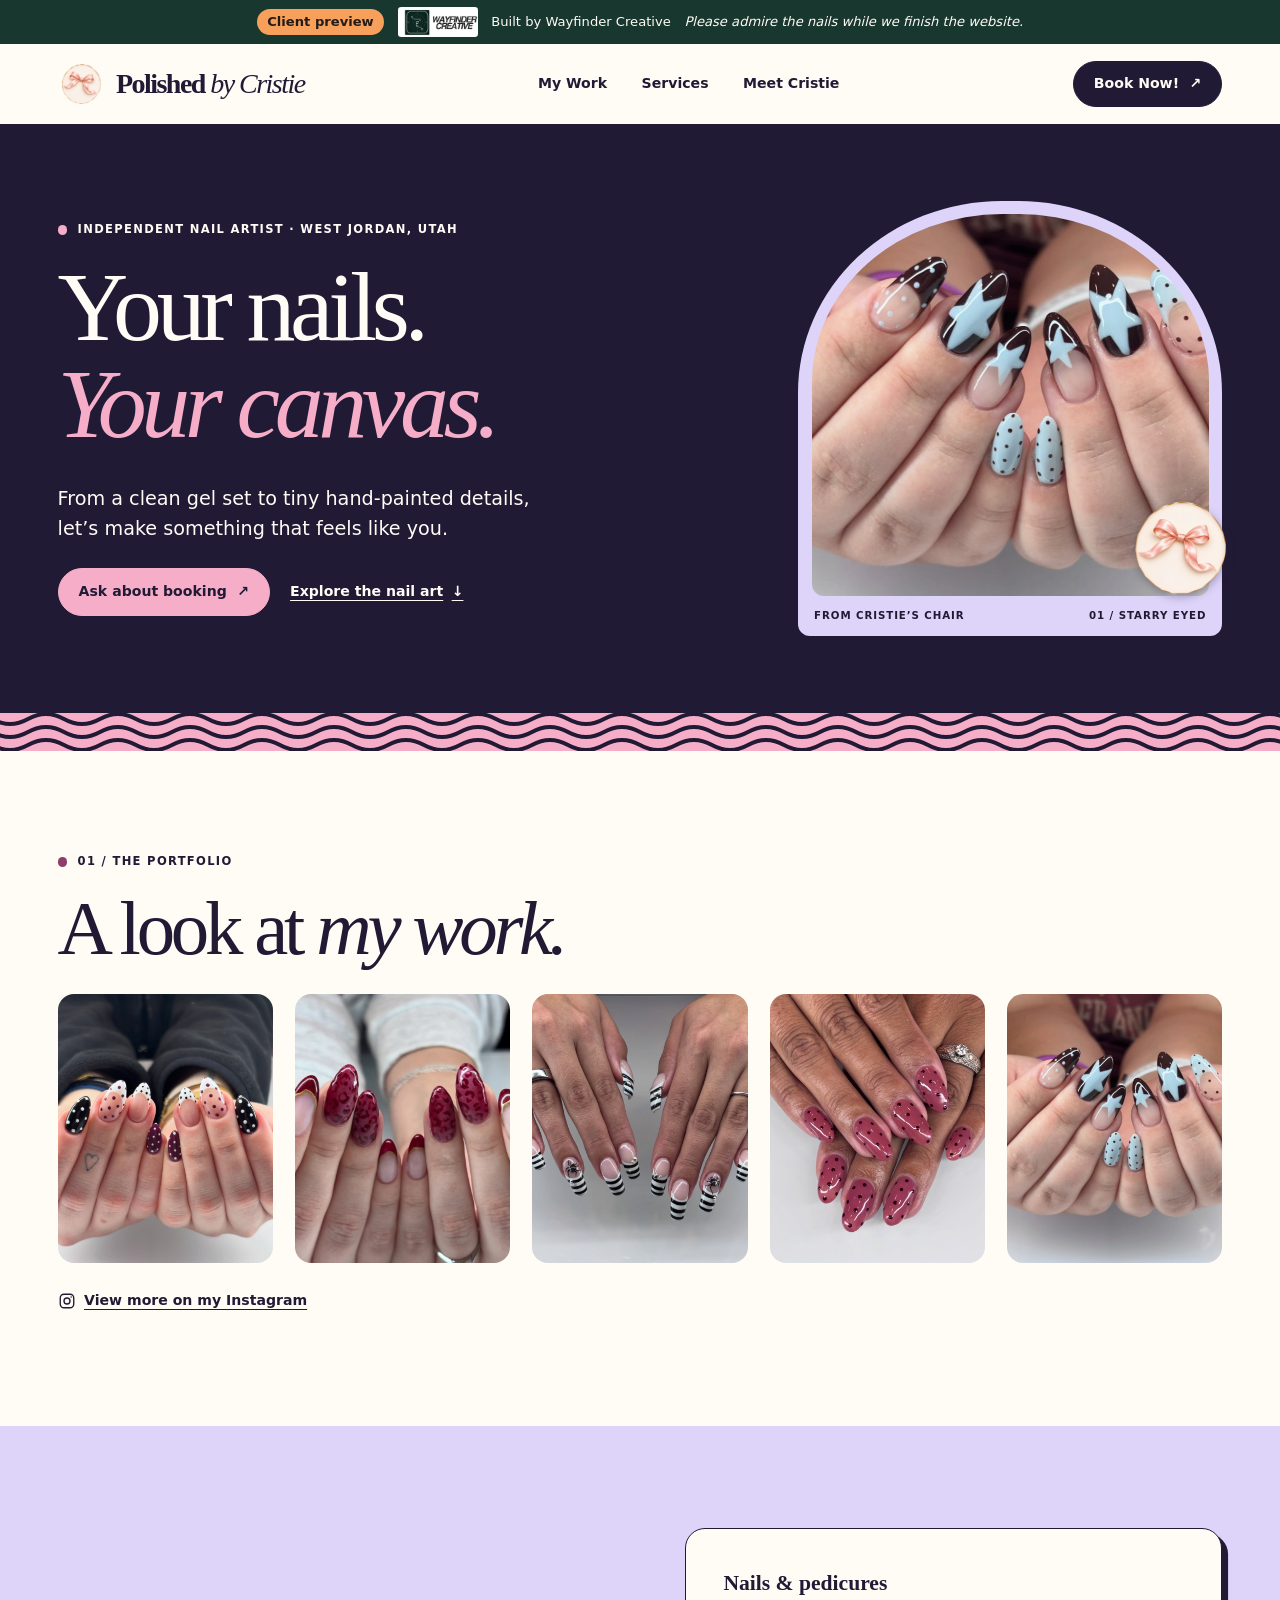
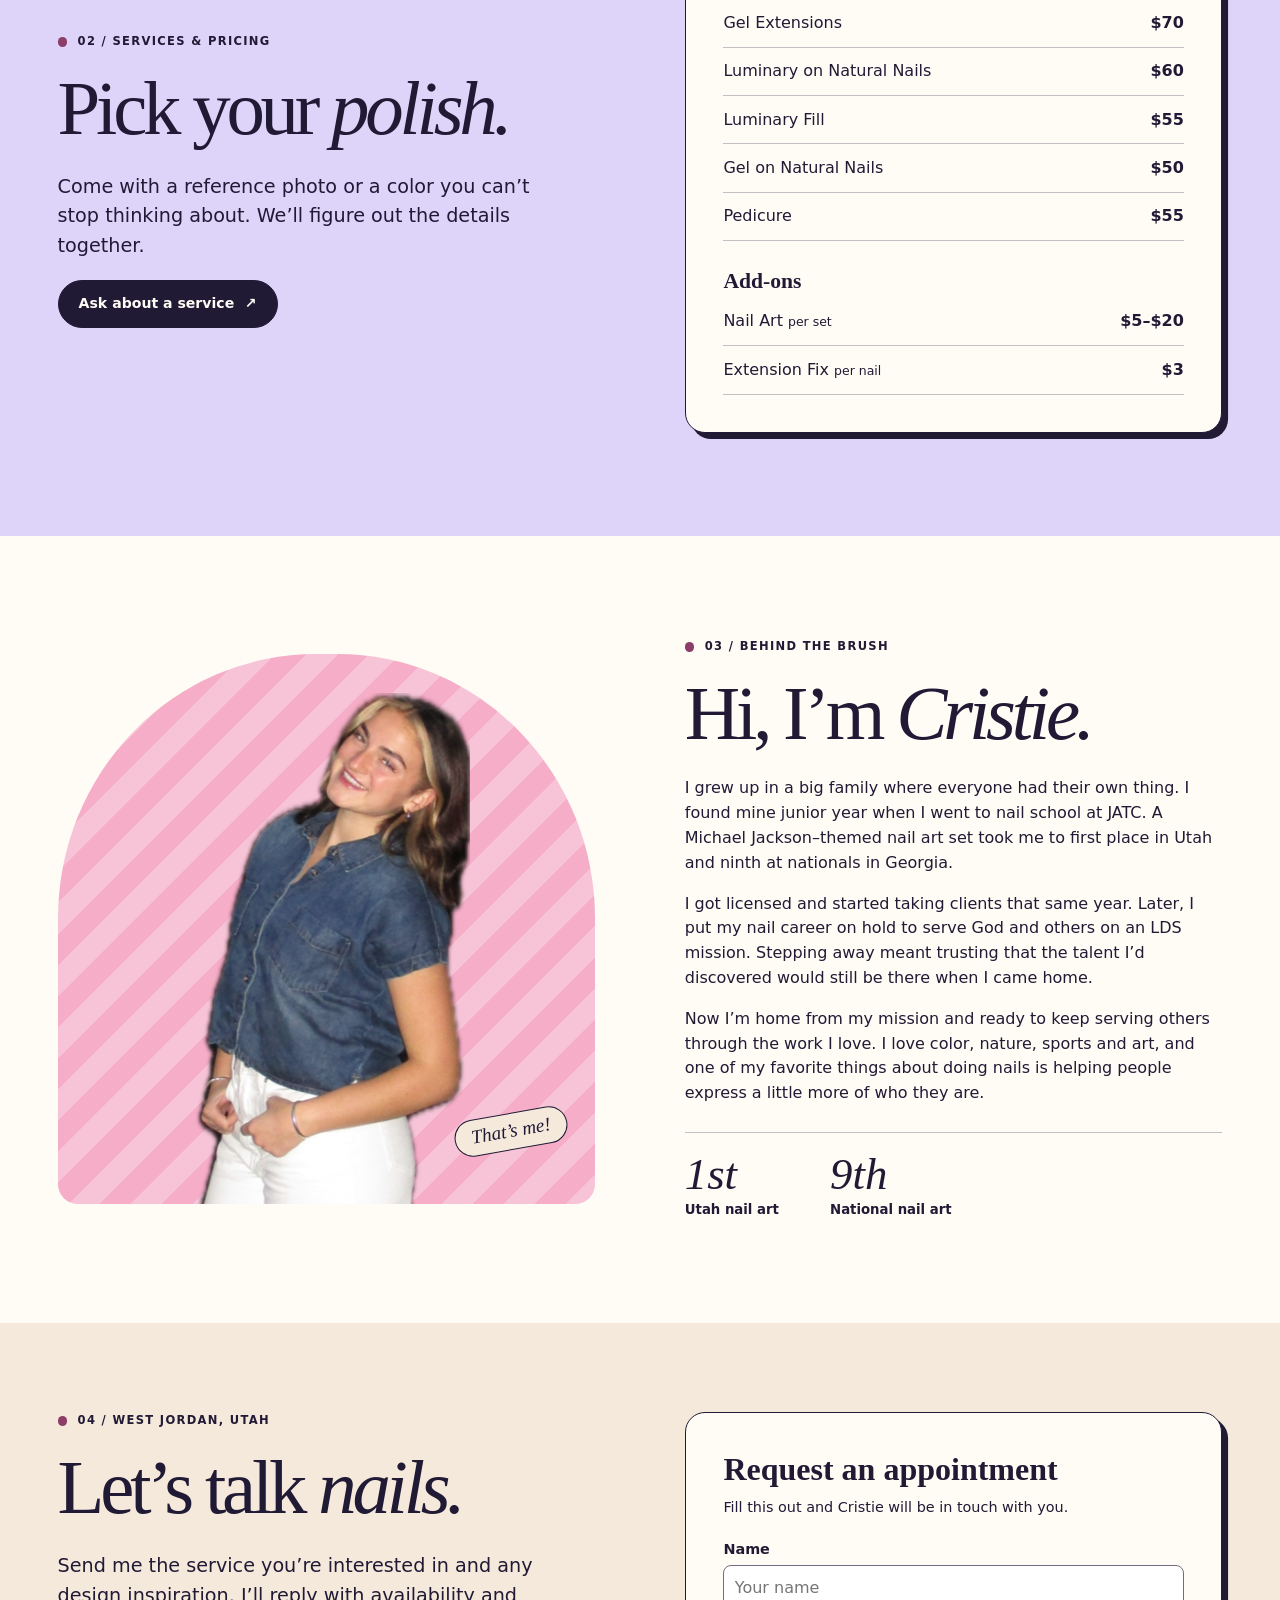
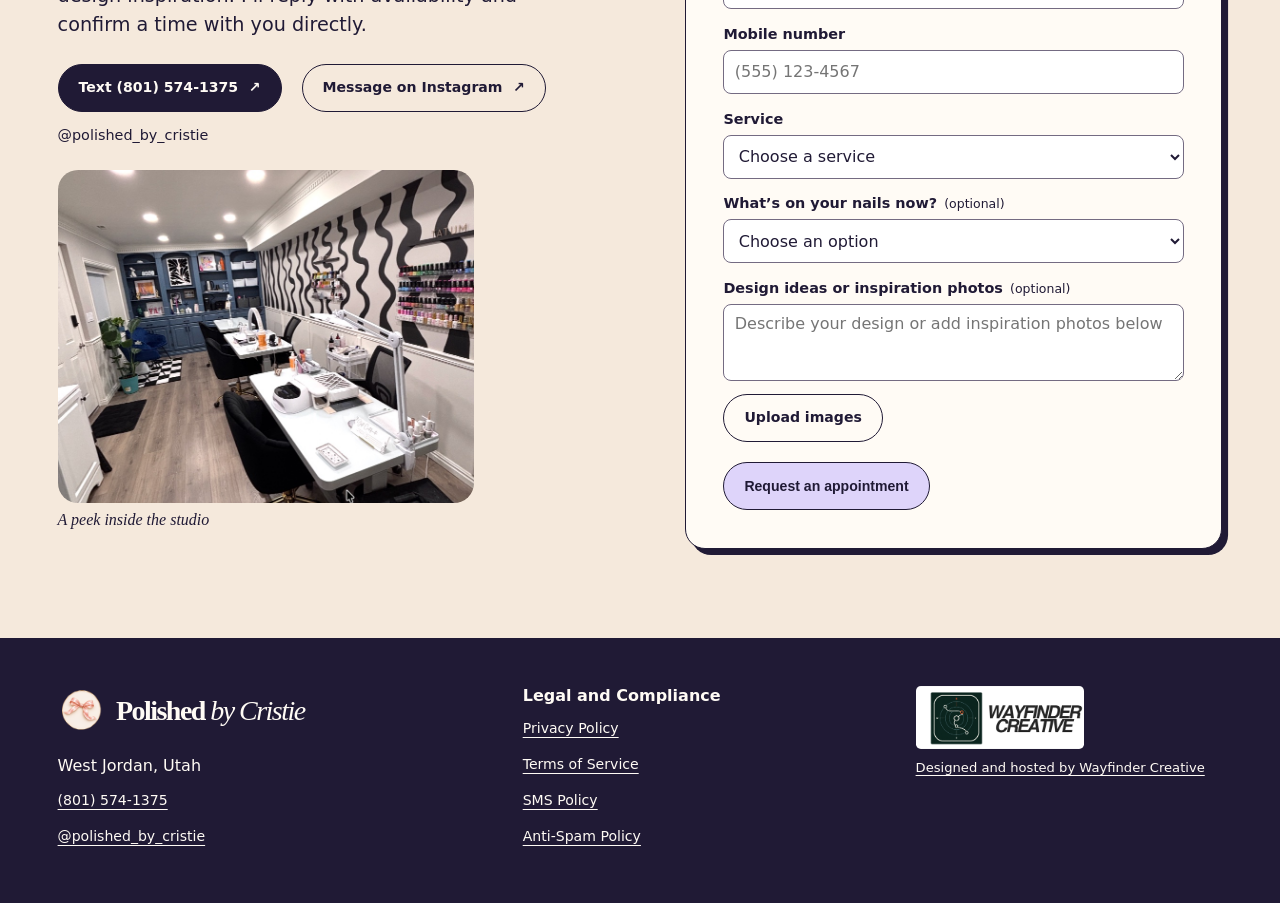
<file: index.html>
<!doctype html>
<html lang="en">
<head>
  <meta charset="utf-8">
  <meta name="viewport" content="width=device-width, initial-scale=1">
  <title>Polished by Cristie | Nail Art in West Jordan, Utah</title>
  <meta name="description" content="Explore custom nail art, gel manicures, Luminary and pedicures by Cristie in West Jordan, Utah. Text or DM to ask about an appointment.">
  <meta property="og:title" content="Polished by Cristie | Nail Art in West Jordan, Utah">
  <meta property="og:description" content="Custom nail art, gel manicures and a little more color in West Jordan, Utah.">
  <meta property="og:type" content="website">
  <link rel="icon" href="assets/bow-emblem.png" type="image/png">
  <link rel="stylesheet" href="assets/site.css?v=preview-credit">
  <script type="application/ld+json">
  {"@context":"https://schema.org","@type":"NailSalon","name":"Polished by Cristie","telephone":"+1-801-574-1375","address":{"@type":"PostalAddress","addressLocality":"West Jordan","addressRegion":"UT","addressCountry":"US"},"sameAs":["https://www.instagram.com/polished_by_cristie/"]}
  </script>
</head>
<body>
  <a class="skip" href="#main">Skip to content</a>
  <aside class="preview-banner" aria-label="Client preview">
    <a class="preview-banner-inner" href="https://wayfindercreative.net/" target="_blank" rel="noopener">
      <span class="preview-tag">Client preview</span>
      <img class="preview-brand" src="assets/wayfinder-creative-logo.png" width="440" height="163" alt="">
      <span>Built by Wayfinder Creative</span>
      <span class="preview-slogan">Please admire the nails while we finish the website.</span>
    </a>
  </aside>
  <header class="site-header">
    <div class="wrap header-inner">
      <a class="brand" href="./"><img src="assets/bow-emblem.png" width="48" height="48" alt=""><span>Polished <i>by Cristie</i></span></a>
      <nav aria-label="Main navigation"><a href="#work">My Work</a><a href="#services">Services</a><a href="#about">Meet Cristie</a></nav>
      <a class="button small" href="#book">Book Now! <span aria-hidden="true">↗</span></a>
    </div>
  </header>
  <main id="main">
    <section class="hero">
      <div class="wrap hero-grid">
        <div class="hero-copy">
          <p class="kicker"><span class="dot"></span> Independent nail artist · West Jordan, Utah</p>
          <h1>Your nails.<br><em>Your canvas.</em></h1>
          <p class="lead">From a clean gel set to tiny hand-painted details, let’s make something that feels like you.</p>
          <div class="actions"><a class="button pink" href="#book">Ask about booking <span aria-hidden="true">↗</span></a><a class="underlink" href="#work">Explore the nail art <span aria-hidden="true">↓</span></a></div>
        </div>
        <figure class="cover">
          <div class="cover-image"><img src="assets/starry-eyed.jpg" width="753" height="1050" alt="Pale blue stars and polka dots over glossy dark French tips" fetchpriority="high"></div>
          <img class="cover-stamp" src="assets/bow-emblem.png" width="96" height="96" alt="">
          <figcaption><span>FROM CRISTIE’S CHAIR</span><span>01 / STARRY EYED</span></figcaption>
        </figure>
      </div>
    </section>
    <div class="wave-band" aria-hidden="true"></div>
    <section class="section wrap" id="work">
      <div class="section-head"><p class="kicker"><span class="dot"></span> 01 / The portfolio</p><h2>A look at <em>my work.</em></h2></div>
      <div class="gallery">
        <a href="assets/dot-party.jpg"><img src="assets/dot-party.jpg" width="852" height="1050" loading="lazy" alt="Mixed black, berry and sheer pink nails with contrasting polka dots"></a>
        <a href="assets/cherry-glaze.jpg"><img src="assets/cherry-glaze.jpg" width="689" height="1050" loading="lazy" alt="Deep cherry nails with tonal leopard spots and red French tips"></a>
        <a href="assets/after-hours.jpg"><img src="assets/after-hours.jpg" width="787" height="1050" loading="lazy" alt="Square nails with black-and-white striped French tips and tiny black accents"></a>
        <a href="assets/berry-dots.jpg"><img src="assets/berry-dots.jpg" width="998" height="1050" loading="lazy" alt="Glossy berry-pink nails covered in small dark polka dots"></a>
        <a href="assets/starry-eyed.jpg"><img src="assets/starry-eyed.jpg" width="753" height="1050" loading="lazy" alt="Almond nails with pale blue stars, polka dots and dark French tips"></a>
      </div>
      <a class="underlink gallery-instagram" href="https://www.instagram.com/polished_by_cristie/" target="_blank" rel="noopener">
        <svg width="18" height="18" viewBox="0 0 24 24" fill="none" stroke="currentColor" stroke-width="1.8" aria-hidden="true" focusable="false">
          <rect x="3" y="3" width="18" height="18" rx="5"/>
          <circle cx="12" cy="12" r="4"/>
          <circle cx="17.5" cy="6.5" r="1" fill="currentColor" stroke="none"/>
        </svg>
        View more on my Instagram
      </a>
    </section>
    <section class="services section" id="services">
      <div class="wrap service-grid">
        <div><p class="kicker"><span class="dot"></span> 02 / Services &amp; pricing</p><h2>Pick your <em>polish.</em></h2><p class="lead">Come with a reference photo or a color you can’t stop thinking about. We’ll figure out the details together.</p><a class="button" href="#book">Ask about a service <span aria-hidden="true">↗</span></a></div>
        <div class="menu">
          <h3>Nails &amp; pedicures</h3>
          <dl><div><dt>Gel Extensions</dt><dd>$70</dd></div><div><dt>Luminary on Natural Nails</dt><dd>$60</dd></div><div><dt>Luminary Fill</dt><dd>$55</dd></div><div><dt>Gel on Natural Nails</dt><dd>$50</dd></div><div><dt>Pedicure</dt><dd>$55</dd></div></dl>
          <h3>Add-ons</h3>
          <dl><div><dt>Nail Art <small>per set</small></dt><dd>$5–$20</dd></div><div><dt>Extension Fix <small>per nail</small></dt><dd>$3</dd></div></dl>
        </div>
      </div>
    </section>
    <section class="section wrap about" id="about">
      <div class="portrait"><img src="assets/cristie.png" width="314" height="960" loading="lazy" alt="Cristie smiling in a denim shirt and white pants"><span aria-hidden="true">That’s me!</span></div>
      <div class="about-copy"><p class="kicker"><span class="dot"></span> 03 / Behind the brush</p><h2>Hi, I’m <em>Cristie.</em></h2>
        <p>I grew up in a big family where everyone had their own thing. I found mine junior year when I went to nail school at JATC. A Michael Jackson–themed nail art set took me to first place in Utah and ninth at nationals in Georgia.</p>
        <p>I got licensed and started taking clients that same year. Later, I put my nail career on hold to serve God and others on an LDS mission. Stepping away meant trusting that the talent I’d discovered would still be there when I came home.</p>
        <p>Now I’m home from my mission and ready to keep serving others through the work I love. I love color, nature, sports and art, and one of my favorite things about doing nails is helping people express a little more of who they are.</p>
        <div class="awards"><div><strong>1st</strong><span>Utah nail art</span></div><div><strong>9th</strong><span>National nail art</span></div></div>
      </div>
    </section>
    <section class="booking" id="book">
      <div class="wrap booking-grid">
        <div class="booking-copy"><p class="kicker"><span class="dot"></span> 04 / West Jordan, Utah</p><h2>Let’s talk <em>nails.</em></h2>
          <p class="lead">Send me the service you’re interested in and any design inspiration. I’ll reply with availability and confirm a time with you directly.</p>
          <div class="actions"><a class="button" href="sms:+18015741375">Text (801) 574-1375 <span aria-hidden="true">↗</span></a><a class="button outline" href="https://www.instagram.com/polished_by_cristie/" target="_blank" rel="noopener">Message on Instagram <span aria-hidden="true">↗</span></a></div>
          <p class="handle">@polished_by_cristie</p>
          <figure class="studio"><img src="assets/studio.jpg" width="874" height="1200" loading="lazy" alt="Cristie’s studio with manicure tables, nail polish displays and a black-and-white wavy wall"><figcaption>A peek inside the studio</figcaption></figure>
        </div>
        <section class="request-preview menu" aria-labelledby="request-heading">
          <h3 id="request-heading">Request an appointment</h3>
          <p>Fill this out and Cristie will be in touch with you.</p>
          <div class="request-fields">
            <label for="request-name">Name
              <input id="request-name" type="text" placeholder="Your name" required>
            </label>
            <label for="request-phone">Mobile number
              <input id="request-phone" type="tel" placeholder="(555) 123-4567" required>
            </label>
            <label for="request-service">Service
              <select id="request-service" required>
                <option value="" selected disabled>Choose a service</option>
                <option>Gel Extensions · $70</option>
                <option>Luminary on Natural Nails · $60</option>
                <option>Luminary Fill · $55</option>
                <option>Gel on Natural Nails · $50</option>
                <option>Pedicure · $55</option>
                <option>Extension Fix Only · $3 per nail</option>
                <option>I’m not sure yet</option>
              </select>
            </label>
            <label for="request-current">What’s on your nails now? <small>(optional)</small>
              <select id="request-current">
                <option value="">Choose an option</option>
                <option>Bare nails</option>
                <option>Gel</option>
                <option>Luminary</option>
                <option>Extensions</option>
                <option>Other or not sure</option>
              </select>
            </label>
            <label for="request-design">Design ideas or inspiration photos <small>(optional)</small>
              <textarea id="request-design" rows="3" placeholder="Describe your design or add inspiration photos below"></textarea>
            </label>
            <span class="button outline request-upload">Upload images</span>
          </div>
          <button class="button" type="button" disabled>Request an appointment</button>
        </section>
      </div>
    </section>
  </main>
  <!-- Footer shared with the policy pages. -->
  <footer class="site-footer">
    <div class="wrap footer-grid">
      <div><a class="brand" href="./"><img src="assets/bow-emblem.png" width="48" height="48" alt=""><span>Polished <i>by Cristie</i></span></a><p>West Jordan, Utah</p><a class="footer-contact" href="sms:+18015741375">(801) 574-1375</a><br><a class="footer-contact" href="https://www.instagram.com/polished_by_cristie/" target="_blank" rel="noopener">@polished_by_cristie</a></div>
      <div><h2>Legal and Compliance</h2><nav aria-label="Legal and compliance"><a href="privacy-policy/" target="_blank" rel="noopener">Privacy Policy</a><a href="terms-of-service/" target="_blank" rel="noopener">Terms of Service</a><a href="sms-policy/" target="_blank" rel="noopener">SMS Policy</a><a href="anti-spam/" target="_blank" rel="noopener">Anti-Spam Policy</a></nav></div>
      <a class="credit" href="https://wayfindercreative.net/" target="_blank" rel="noopener"><img src="assets/wayfinder-creative-logo.png" width="440" height="163" loading="lazy" alt=""><span>Designed and hosted by Wayfinder Creative</span></a>
    </div>
  </footer>
</body>
</html>
</file>
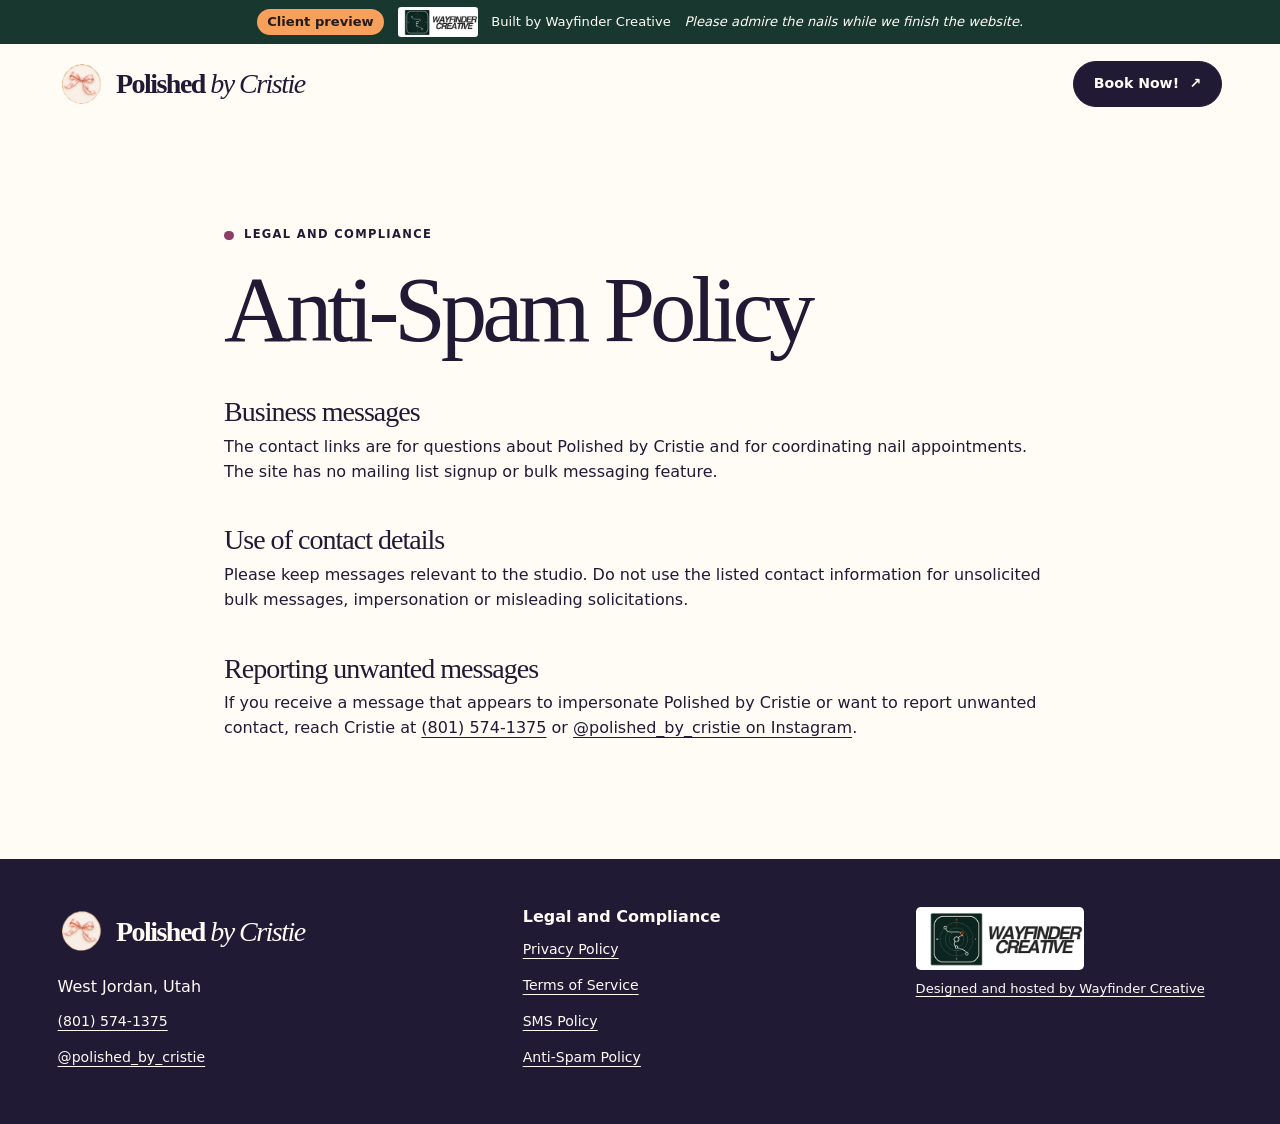
<file: anti-spam/index.html>
<!doctype html>
<html lang="en">
<head>
  <meta charset="utf-8">
  <meta name="viewport" content="width=device-width, initial-scale=1">
  <title>Anti-Spam Policy | Polished by Cristie</title>
  <meta name="description" content="Read the Polished by Cristie Anti-Spam Policy for the nail studio in West Jordan, Utah.">
  <link rel="icon" href="../assets/bow-emblem.png" type="image/png">
  <link rel="stylesheet" href="../assets/site.css?v=preview-credit">
</head>
<body>
  <a class="skip" href="#main">Skip to content</a>
  <aside class="preview-banner" aria-label="Client preview">
    <a class="preview-banner-inner" href="https://wayfindercreative.net/" target="_blank" rel="noopener">
      <span class="preview-tag">Client preview</span>
      <img class="preview-brand" src="../assets/wayfinder-creative-logo.png" width="440" height="163" alt="">
      <span>Built by Wayfinder Creative</span>
      <span class="preview-slogan">Please admire the nails while we finish the website.</span>
    </a>
  </aside>
  <header class="site-header">
    <div class="wrap header-inner">
      <a class="brand" href="../"><img src="../assets/bow-emblem.png" width="48" height="48" alt=""><span>Polished <i>by Cristie</i></span></a>
      <a class="button small" href="../#book">Book Now! <span aria-hidden="true">↗</span></a>
    </div>
  </header>
  <main class="section wrap policy" id="main">
    <p class="kicker"><span class="dot"></span> Legal and compliance</p>
    <h1>Anti-Spam Policy</h1>
    <h2>Business messages</h2>
    <p>The contact links are for questions about Polished by Cristie and for coordinating nail appointments. The site has no mailing list signup or bulk messaging feature.</p>
    <h2>Use of contact details</h2>
    <p>Please keep messages relevant to the studio. Do not use the listed contact information for unsolicited bulk messages, impersonation or misleading solicitations.</p>
    <h2>Reporting unwanted messages</h2>
    <p>If you receive a message that appears to impersonate Polished by Cristie or want to report unwanted contact, reach Cristie at <a href="sms:+18015741375">(801) 574-1375</a> or <a href="https://www.instagram.com/polished_by_cristie/" target="_blank" rel="noopener">@polished_by_cristie on Instagram</a>.</p>
  </main>
  <footer class="site-footer">
    <div class="wrap footer-grid">
      <div><a class="brand" href="../"><img src="../assets/bow-emblem.png" width="48" height="48" alt=""><span>Polished <i>by Cristie</i></span></a><p>West Jordan, Utah</p><a class="footer-contact" href="sms:+18015741375">(801) 574-1375</a><br><a class="footer-contact" href="https://www.instagram.com/polished_by_cristie/" target="_blank" rel="noopener">@polished_by_cristie</a></div>
      <div><h2>Legal and Compliance</h2><nav aria-label="Legal and compliance"><a href="../privacy-policy/" target="_blank" rel="noopener">Privacy Policy</a><a href="../terms-of-service/" target="_blank" rel="noopener">Terms of Service</a><a href="../sms-policy/" target="_blank" rel="noopener">SMS Policy</a><a href="../anti-spam/" target="_blank" rel="noopener">Anti-Spam Policy</a></nav></div>
      <a class="credit" href="https://wayfindercreative.net/" target="_blank" rel="noopener"><img src="../assets/wayfinder-creative-logo.png" width="440" height="163" loading="lazy" alt=""><span>Designed and hosted by Wayfinder Creative</span></a>
    </div>
  </footer>
</body>
</html>
</file>
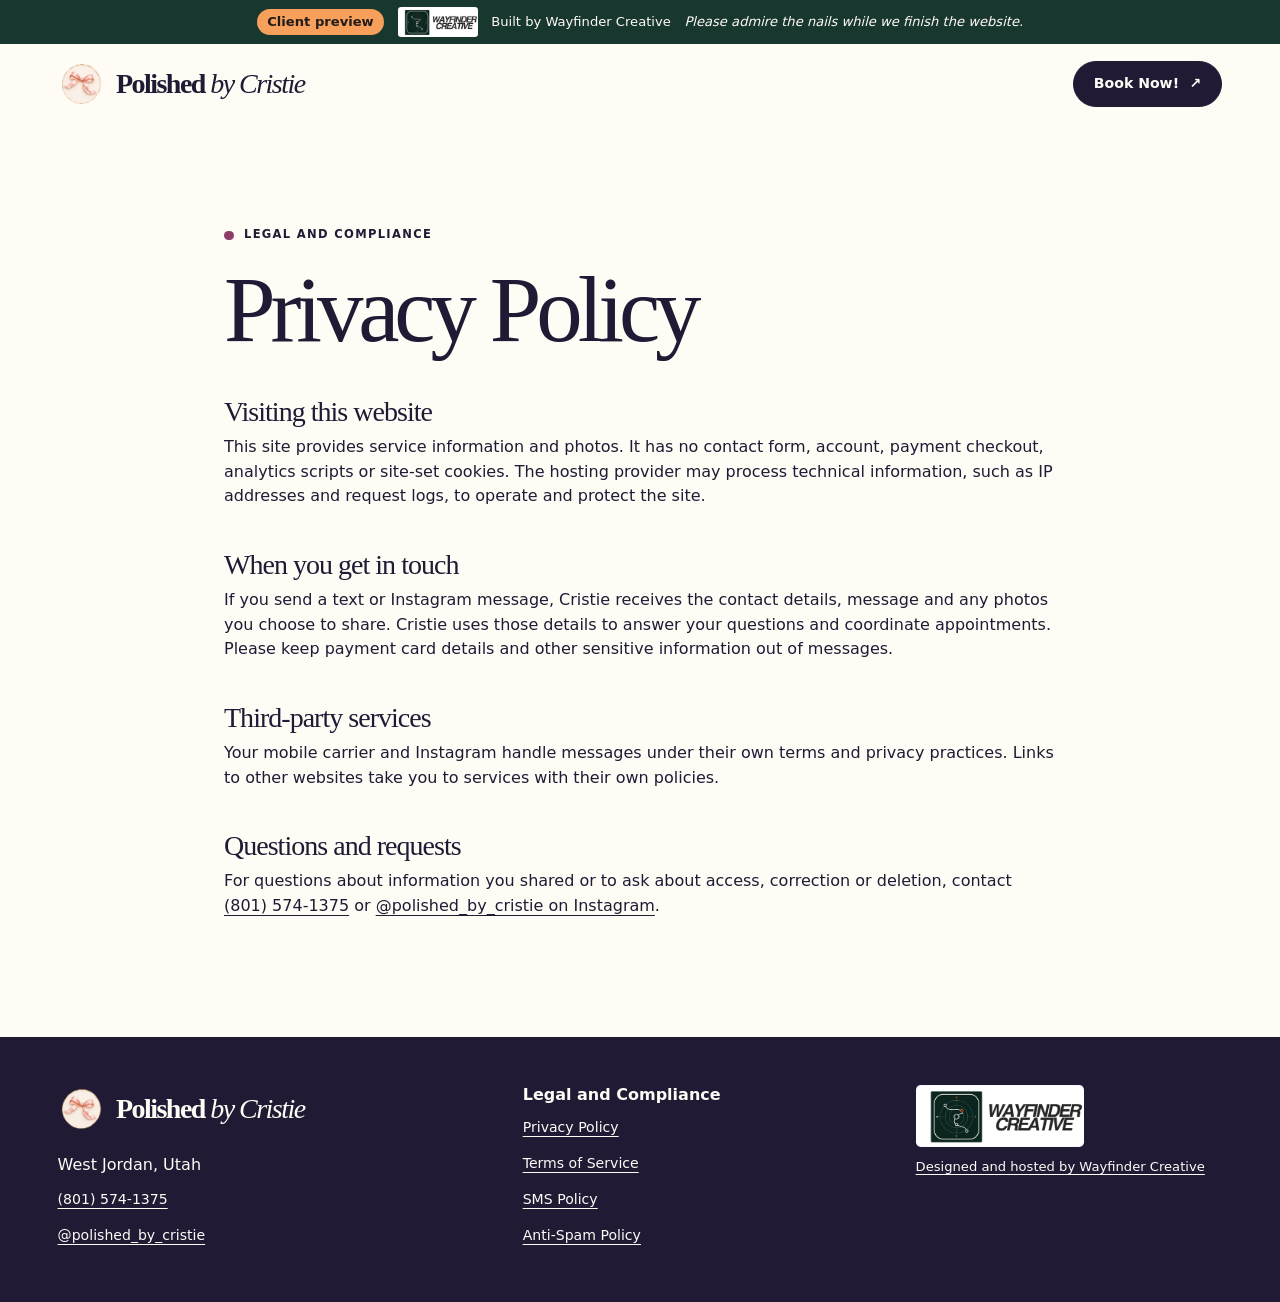
<file: privacy-policy/index.html>
<!doctype html>
<html lang="en">
<head>
  <meta charset="utf-8">
  <meta name="viewport" content="width=device-width, initial-scale=1">
  <title>Privacy Policy | Polished by Cristie</title>
  <meta name="description" content="Read the Polished by Cristie Privacy Policy for the nail studio in West Jordan, Utah.">
  <link rel="icon" href="../assets/bow-emblem.png" type="image/png">
  <link rel="stylesheet" href="../assets/site.css?v=preview-credit">
</head>
<body>
  <a class="skip" href="#main">Skip to content</a>
  <aside class="preview-banner" aria-label="Client preview">
    <a class="preview-banner-inner" href="https://wayfindercreative.net/" target="_blank" rel="noopener">
      <span class="preview-tag">Client preview</span>
      <img class="preview-brand" src="../assets/wayfinder-creative-logo.png" width="440" height="163" alt="">
      <span>Built by Wayfinder Creative</span>
      <span class="preview-slogan">Please admire the nails while we finish the website.</span>
    </a>
  </aside>
  <header class="site-header">
    <div class="wrap header-inner">
      <a class="brand" href="../"><img src="../assets/bow-emblem.png" width="48" height="48" alt=""><span>Polished <i>by Cristie</i></span></a>
      <a class="button small" href="../#book">Book Now! <span aria-hidden="true">↗</span></a>
    </div>
  </header>
  <main class="section wrap policy" id="main">
    <p class="kicker"><span class="dot"></span> Legal and compliance</p>
    <h1>Privacy Policy</h1>
    <h2>Visiting this website</h2>
    <p>This site provides service information and photos. It has no contact form, account, payment checkout, analytics scripts or site-set cookies. The hosting provider may process technical information, such as IP addresses and request logs, to operate and protect the site.</p>
    <h2>When you get in touch</h2>
    <p>If you send a text or Instagram message, Cristie receives the contact details, message and any photos you choose to share. Cristie uses those details to answer your questions and coordinate appointments. Please keep payment card details and other sensitive information out of messages.</p>
    <h2>Third-party services</h2>
    <p>Your mobile carrier and Instagram handle messages under their own terms and privacy practices. Links to other websites take you to services with their own policies.</p>
    <h2>Questions and requests</h2>
    <p>For questions about information you shared or to ask about access, correction or deletion, contact <a href="sms:+18015741375">(801) 574-1375</a> or <a href="https://www.instagram.com/polished_by_cristie/" target="_blank" rel="noopener">@polished_by_cristie on Instagram</a>.</p>
  </main>
  <footer class="site-footer">
    <div class="wrap footer-grid">
      <div><a class="brand" href="../"><img src="../assets/bow-emblem.png" width="48" height="48" alt=""><span>Polished <i>by Cristie</i></span></a><p>West Jordan, Utah</p><a class="footer-contact" href="sms:+18015741375">(801) 574-1375</a><br><a class="footer-contact" href="https://www.instagram.com/polished_by_cristie/" target="_blank" rel="noopener">@polished_by_cristie</a></div>
      <div><h2>Legal and Compliance</h2><nav aria-label="Legal and compliance"><a href="../privacy-policy/" target="_blank" rel="noopener">Privacy Policy</a><a href="../terms-of-service/" target="_blank" rel="noopener">Terms of Service</a><a href="../sms-policy/" target="_blank" rel="noopener">SMS Policy</a><a href="../anti-spam/" target="_blank" rel="noopener">Anti-Spam Policy</a></nav></div>
      <a class="credit" href="https://wayfindercreative.net/" target="_blank" rel="noopener"><img src="../assets/wayfinder-creative-logo.png" width="440" height="163" loading="lazy" alt=""><span>Designed and hosted by Wayfinder Creative</span></a>
    </div>
  </footer>
</body>
</html>
</file>
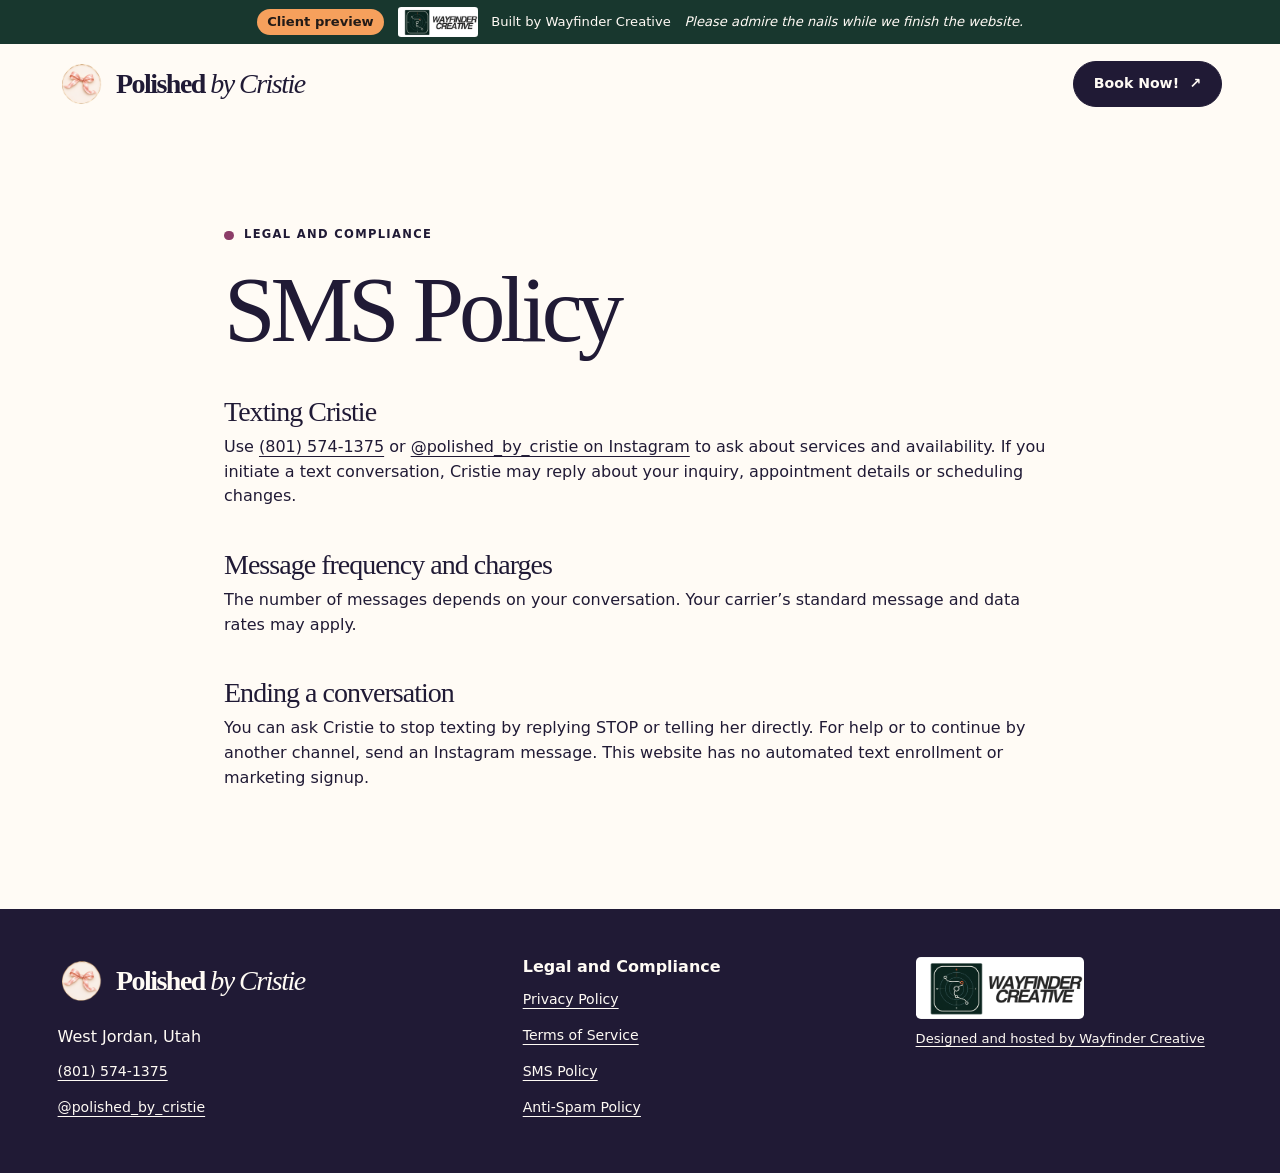
<file: sms-policy/index.html>
<!doctype html>
<html lang="en">
<head>
  <meta charset="utf-8">
  <meta name="viewport" content="width=device-width, initial-scale=1">
  <title>SMS Policy | Polished by Cristie</title>
  <meta name="description" content="Read the Polished by Cristie SMS Policy for the nail studio in West Jordan, Utah.">
  <link rel="icon" href="../assets/bow-emblem.png" type="image/png">
  <link rel="stylesheet" href="../assets/site.css?v=preview-credit">
</head>
<body>
  <a class="skip" href="#main">Skip to content</a>
  <aside class="preview-banner" aria-label="Client preview">
    <a class="preview-banner-inner" href="https://wayfindercreative.net/" target="_blank" rel="noopener">
      <span class="preview-tag">Client preview</span>
      <img class="preview-brand" src="../assets/wayfinder-creative-logo.png" width="440" height="163" alt="">
      <span>Built by Wayfinder Creative</span>
      <span class="preview-slogan">Please admire the nails while we finish the website.</span>
    </a>
  </aside>
  <header class="site-header">
    <div class="wrap header-inner">
      <a class="brand" href="../"><img src="../assets/bow-emblem.png" width="48" height="48" alt=""><span>Polished <i>by Cristie</i></span></a>
      <a class="button small" href="../#book">Book Now! <span aria-hidden="true">↗</span></a>
    </div>
  </header>
  <main class="section wrap policy" id="main">
    <p class="kicker"><span class="dot"></span> Legal and compliance</p>
    <h1>SMS Policy</h1>
    <h2>Texting Cristie</h2>
    <p>Use <a href="sms:+18015741375">(801) 574-1375</a> or <a href="https://www.instagram.com/polished_by_cristie/" target="_blank" rel="noopener">@polished_by_cristie on Instagram</a> to ask about services and availability. If you initiate a text conversation, Cristie may reply about your inquiry, appointment details or scheduling changes.</p>
    <h2>Message frequency and charges</h2>
    <p>The number of messages depends on your conversation. Your carrier’s standard message and data rates may apply.</p>
    <h2>Ending a conversation</h2>
    <p>You can ask Cristie to stop texting by replying STOP or telling her directly. For help or to continue by another channel, send an Instagram message. This website has no automated text enrollment or marketing signup.</p>
  </main>
  <footer class="site-footer">
    <div class="wrap footer-grid">
      <div><a class="brand" href="../"><img src="../assets/bow-emblem.png" width="48" height="48" alt=""><span>Polished <i>by Cristie</i></span></a><p>West Jordan, Utah</p><a class="footer-contact" href="sms:+18015741375">(801) 574-1375</a><br><a class="footer-contact" href="https://www.instagram.com/polished_by_cristie/" target="_blank" rel="noopener">@polished_by_cristie</a></div>
      <div><h2>Legal and Compliance</h2><nav aria-label="Legal and compliance"><a href="../privacy-policy/" target="_blank" rel="noopener">Privacy Policy</a><a href="../terms-of-service/" target="_blank" rel="noopener">Terms of Service</a><a href="../sms-policy/" target="_blank" rel="noopener">SMS Policy</a><a href="../anti-spam/" target="_blank" rel="noopener">Anti-Spam Policy</a></nav></div>
      <a class="credit" href="https://wayfindercreative.net/" target="_blank" rel="noopener"><img src="../assets/wayfinder-creative-logo.png" width="440" height="163" loading="lazy" alt=""><span>Designed and hosted by Wayfinder Creative</span></a>
    </div>
  </footer>
</body>
</html>
</file>
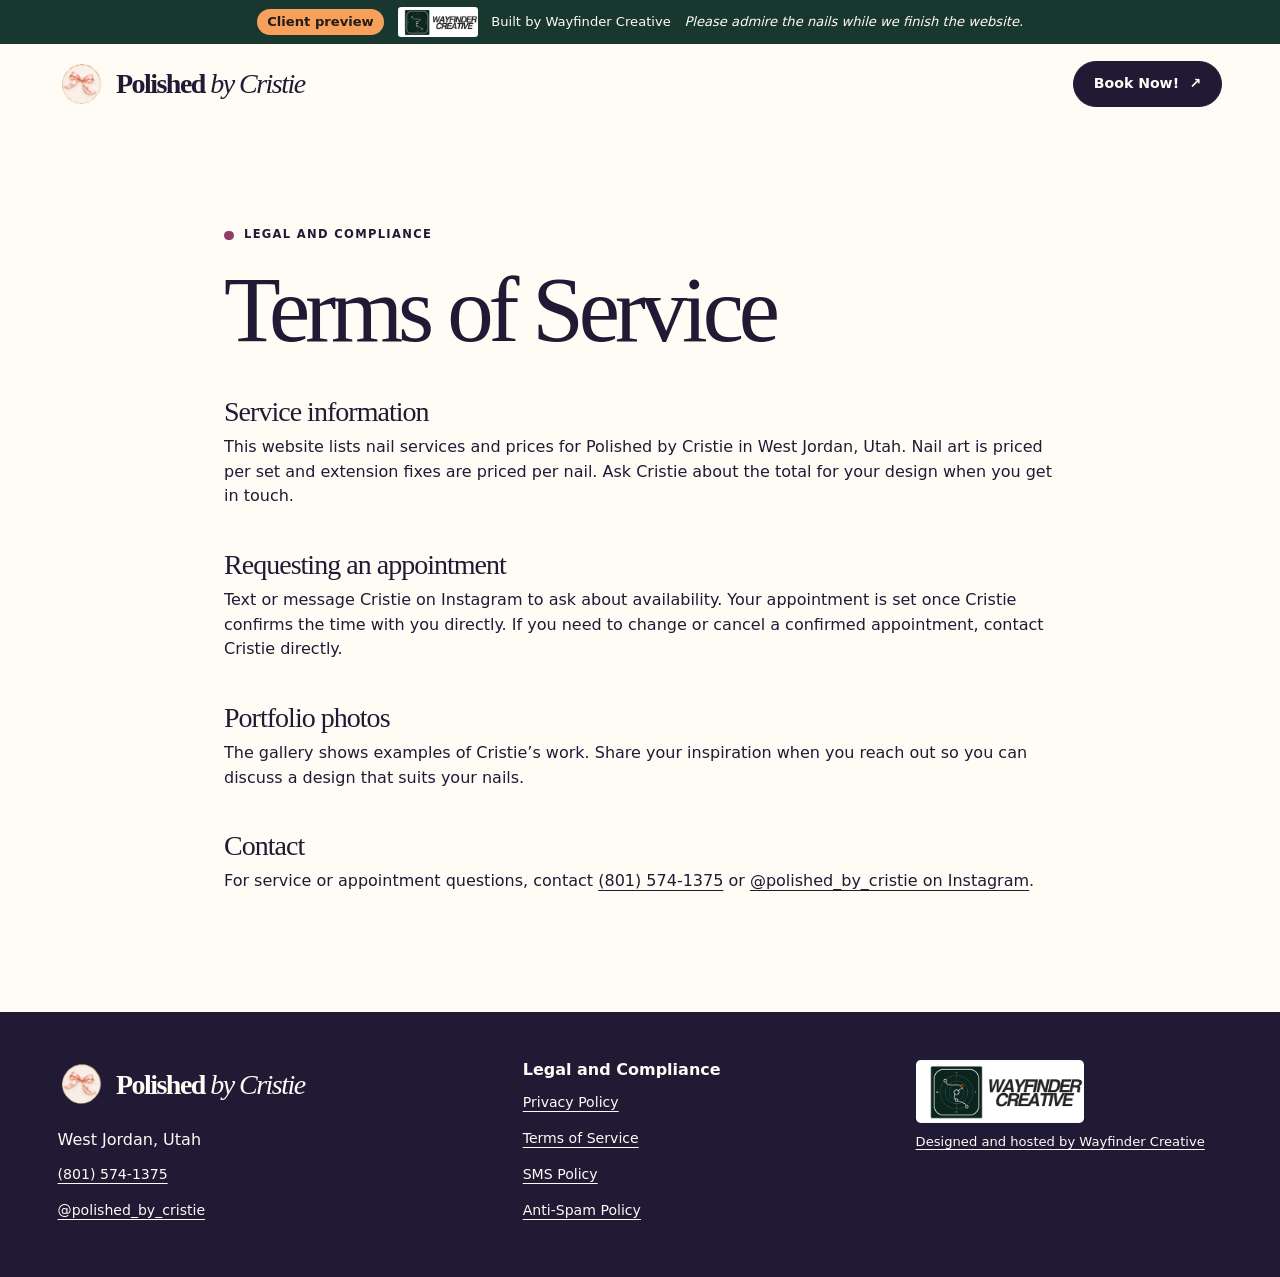
<file: terms-of-service/index.html>
<!doctype html>
<html lang="en">
<head>
  <meta charset="utf-8">
  <meta name="viewport" content="width=device-width, initial-scale=1">
  <title>Terms of Service | Polished by Cristie</title>
  <meta name="description" content="Read the Polished by Cristie Terms of Service for the nail studio in West Jordan, Utah.">
  <link rel="icon" href="../assets/bow-emblem.png" type="image/png">
  <link rel="stylesheet" href="../assets/site.css?v=preview-credit">
</head>
<body>
  <a class="skip" href="#main">Skip to content</a>
  <aside class="preview-banner" aria-label="Client preview">
    <a class="preview-banner-inner" href="https://wayfindercreative.net/" target="_blank" rel="noopener">
      <span class="preview-tag">Client preview</span>
      <img class="preview-brand" src="../assets/wayfinder-creative-logo.png" width="440" height="163" alt="">
      <span>Built by Wayfinder Creative</span>
      <span class="preview-slogan">Please admire the nails while we finish the website.</span>
    </a>
  </aside>
  <header class="site-header">
    <div class="wrap header-inner">
      <a class="brand" href="../"><img src="../assets/bow-emblem.png" width="48" height="48" alt=""><span>Polished <i>by Cristie</i></span></a>
      <a class="button small" href="../#book">Book Now! <span aria-hidden="true">↗</span></a>
    </div>
  </header>
  <main class="section wrap policy" id="main">
    <p class="kicker"><span class="dot"></span> Legal and compliance</p>
    <h1>Terms of Service</h1>
    <h2>Service information</h2>
    <p>This website lists nail services and prices for Polished by Cristie in West Jordan, Utah. Nail art is priced per set and extension fixes are priced per nail. Ask Cristie about the total for your design when you get in touch.</p>
    <h2>Requesting an appointment</h2>
    <p>Text or message Cristie on Instagram to ask about availability. Your appointment is set once Cristie confirms the time with you directly. If you need to change or cancel a confirmed appointment, contact Cristie directly.</p>
    <h2>Portfolio photos</h2>
    <p>The gallery shows examples of Cristie’s work. Share your inspiration when you reach out so you can discuss a design that suits your nails.</p>
    <h2>Contact</h2>
    <p>For service or appointment questions, contact <a href="sms:+18015741375">(801) 574-1375</a> or <a href="https://www.instagram.com/polished_by_cristie/" target="_blank" rel="noopener">@polished_by_cristie on Instagram</a>.</p>
  </main>
  <footer class="site-footer">
    <div class="wrap footer-grid">
      <div><a class="brand" href="../"><img src="../assets/bow-emblem.png" width="48" height="48" alt=""><span>Polished <i>by Cristie</i></span></a><p>West Jordan, Utah</p><a class="footer-contact" href="sms:+18015741375">(801) 574-1375</a><br><a class="footer-contact" href="https://www.instagram.com/polished_by_cristie/" target="_blank" rel="noopener">@polished_by_cristie</a></div>
      <div><h2>Legal and Compliance</h2><nav aria-label="Legal and compliance"><a href="../privacy-policy/" target="_blank" rel="noopener">Privacy Policy</a><a href="../terms-of-service/" target="_blank" rel="noopener">Terms of Service</a><a href="../sms-policy/" target="_blank" rel="noopener">SMS Policy</a><a href="../anti-spam/" target="_blank" rel="noopener">Anti-Spam Policy</a></nav></div>
      <a class="credit" href="https://wayfindercreative.net/" target="_blank" rel="noopener"><img src="../assets/wayfinder-creative-logo.png" width="440" height="163" loading="lazy" alt=""><span>Designed and hosted by Wayfinder Creative</span></a>
    </div>
  </footer>
</body>
</html>
</file>
<file: assets/site.css>
:root {
  color-scheme: light;
  --ink: #201a35;
  --paper: #fffbf5;
  --pink: #f6adc7;
  --lilac: #ded4fa;
  --ivory: #f5e9dc;
  --line: #201a3544;
  --serif: Georgia, 'Times New Roman', serif;
  font-family: system-ui, sans-serif;
  color: var(--ink);
  background: var(--paper);
}
* { box-sizing: border-box; }
body { margin: 0; line-height: 1.55; }
img { display: block; max-width: 100%; height: auto; }
a { color: inherit; text-underline-offset: .25em; }
a:focus-visible { outline: 3px solid currentColor; outline-offset: 4px; }
figure, dl, dd { margin: 0; }
h1, h2 { font-family: var(--serif); font-weight: 400; line-height: .99; letter-spacing: -.055em; margin: .2em 0 .32em; }
h1 { font-size: clamp(3.4rem, 7.65vw, 8.2rem); }
h2 { font-size: clamp(2.65rem, 6vw, 5.9rem); }
h3 { margin: 0; }
p { margin: 0 0 1em; }
.wrap { width: min(100% - clamp(2rem, 9vw, 9rem), 82rem); margin-inline: auto; }
.skip { position: absolute; top: .5rem; left: .5rem; z-index: 5; padding: .75rem; color: var(--ink); background: var(--paper); transform: translateY(-160%); }
.skip:focus { transform: none; }
.site-header { background: var(--paper); }
.header-inner { display: flex; align-items: center; justify-content: space-between; gap: 1.2rem; padding-block: 1rem; }
.brand { display: inline-flex; align-items: center; gap: .65rem; font-family: var(--serif); font-size: clamp(1.18rem, 2.25vw, 1.75rem); font-weight: bold; letter-spacing: -.055em; text-decoration: none; line-height: 1.05; }
.brand img { flex: 0 0 auto; }
.brand i { font-weight: normal; }
.header-inner nav { display: flex; gap: clamp(.6rem, 2.7vw, 2.6rem); flex-wrap: wrap; }
.header-inner nav a { display: inline-flex; align-items: center; min-height: 44px; font-size: .88rem; font-weight: 650; text-decoration: none; }
.header-inner nav a:hover { text-decoration: underline; }
.button { display: inline-flex; align-items: center; justify-content: center; gap: .75em; min-height: 48px; padding: .72rem 1.25rem; border: 1px solid var(--ink); border-radius: 100px; background: var(--ink); color: var(--paper); font-size: .88rem; font-weight: 720; text-decoration: none; }
.button:hover { box-shadow: 0 0 0 2px var(--paper), 0 0 0 3px var(--ink); }
.button:focus-visible { outline-color: var(--ink); }
.button.small { min-height: 44px; }
.button.pink { background: var(--pink); border-color: var(--pink); color: var(--ink); }
.button.pink:focus-visible { outline-color: var(--pink); }
.button.outline { color: var(--ink); background: transparent; }
.hero { background: var(--ink); color: var(--paper); padding-block: clamp(2.6rem, 6vw, 6rem); }
.hero-grid { display: grid; grid-template-columns: 1.22fr .78fr; gap: clamp(2rem, 6vw, 6rem); align-items: center; }
.hero h1 em { color: var(--pink); }
.kicker { display: flex; align-items: center; gap: .65rem; margin-bottom: 1.25rem; text-transform: uppercase; letter-spacing: .115em; font-size: .72rem; font-weight: 760; }
.dot { width: .6rem; height: .6rem; border-radius: 50%; background: #8c3d68; flex: 0 0 auto; }
.hero .dot { background: var(--pink); }
.lead { font-size: clamp(1rem, 1.8vw, 1.2rem); max-width: 31rem; }
.actions { display: flex; flex-wrap: wrap; gap: .8rem 1.25rem; align-items: center; margin-top: 1.5rem; }
.underlink { display: inline-flex; gap: .6em; align-items: center; min-height: 44px; font-size: .88rem; font-weight: 680; }
.cover { background: var(--lilac); color: var(--ink); position: relative; padding: .85rem .85rem 0; border-radius: 48% 48% .75rem .75rem / 44% 44% .75rem .75rem; }
.cover-image { overflow: hidden; border-radius: inherit; }
.cover-image img { width: 100%; aspect-ratio: 1.04; object-fit: cover; object-position: 50% 49%; }
.cover figcaption { display: flex; justify-content: space-between; gap: .4rem; padding: .75rem .15rem; font-size: .64rem; font-weight: 760; letter-spacing: .09em; }
.cover-stamp { position: absolute; right: -1rem; bottom: 2rem; width: 7rem; height: auto; filter: drop-shadow(0 3px 4px #201a3555); }
.wave-band { height: 38px; background: var(--pink) url(waves.svg) repeat-x center; }
.section { padding-block: clamp(3.5rem, 8vw, 7.5rem); }
.section-head { margin-bottom: 1.7rem; }
.section-head h2 { margin-bottom: 0; }
.gallery { display: grid; grid-template-columns: repeat(5, minmax(0, 1fr)); gap: clamp(.65rem, 1.75vw, 1.6rem); }
.gallery a { display: block; overflow: hidden; border-radius: 1rem; background: var(--lilac); }
.gallery img { width: 100%; aspect-ratio: 4 / 5; object-fit: cover; transition: transform .25s ease; }
.gallery a:hover img { transform: scale(1.045); }
.gallery-instagram { margin-top: 1rem; }
.services { background: var(--lilac); }
.service-grid, .about, .booking-grid { display: grid; grid-template-columns: 1fr 1fr; gap: clamp(2rem, 7vw, 7rem); align-items: center; }
.menu { padding: clamp(1.05rem, 3vw, 2.35rem); background: var(--paper); border: 1px solid var(--ink); border-radius: 1.25rem; box-shadow: .38rem .38rem 0 var(--ink); }
.menu h3 { font-family: var(--serif); font-size: 1.35rem; }
.menu dl + h3 { margin-top: 1.5rem; }
.menu dl > div { display: flex; gap: .75rem; justify-content: space-between; padding-block: .7rem; border-bottom: 1px solid var(--line); }
.menu dd { font-weight: 750; white-space: nowrap; }
.menu small { display: inline-block; font-size: .78rem; }
.portrait { position: relative; overflow: hidden; min-height: 24rem; height: clamp(24rem, 43vw, 37rem); border-radius: 48% 48% 1.25rem 1.25rem; background: repeating-linear-gradient(135deg, #f7c4d7 0 22px, var(--pink) 22px 44px); }
.portrait img { position: absolute; width: 68%; max-width: 18rem; top: 7%; left: 50%; transform: translateX(-50%); }
.portrait span { position: absolute; right: 5%; bottom: 10%; background: var(--ivory); padding: .4rem 1rem; border: 1px solid var(--ink); border-radius: 100px; transform: rotate(-10deg); font: italic 1.2rem var(--serif); }
.about-copy > p:not(.kicker) { max-width: 38rem; }
.awards { display: flex; gap: clamp(1rem, 4vw, 3.2rem); flex-wrap: wrap; border-top: 1px solid var(--line); margin-top: 1.65rem; padding-top: .9rem; }
.awards div { display: grid; }
.awards strong { font: italic 2.8rem var(--serif); }
.awards span { font-size: .83rem; font-weight: 700; }
.booking { background: var(--ivory); padding-block: clamp(3rem, 7vw, 6rem); }
.booking-grid { align-items: start; }
.booking-copy .studio { max-width: 26rem; margin-top: 1.5rem; }
.request-preview h3 { font-size: clamp(1.45rem, 3vw, 2rem); line-height: 1.15; margin-bottom: .5rem; }
.request-preview > p { font-size: .9rem; }
.request-fields { display: grid; gap: .85rem; margin-block: 1.25rem; }
.request-fields > label { display: grid; grid-template-columns: auto 1fr; align-items: baseline; gap: .3rem .45rem; font-weight: 700; font-size: .9rem; }
.request-fields small { font-weight: 400; }
.request-fields > label :is(input, select, textarea) {
  grid-column: 1 / -1;
  width: 100%;
  min-width: 0;
  min-height: 44px;
  border: 1px solid #746b82;
  border-radius: .5rem;
  padding: .55rem .65rem;
  background: white;
  color: var(--ink);
  font: 400 1rem system-ui, sans-serif;
}
.request-fields textarea { resize: vertical; }
.request-upload { justify-self: start; }
.request-upload:hover { box-shadow: none; }
.request-preview .button:disabled { background: var(--lilac); color: var(--ink); box-shadow: none; }
.handle { margin-top: .75rem; font-size: .9rem; }
.studio img { width: 100%; aspect-ratio: 1.25; object-fit: cover; object-position: 50% 55%; border-radius: 1.25rem; }
.studio figcaption { padding-top: .5rem; font: italic 1rem var(--serif); }
.site-footer { background: var(--ink); color: var(--paper); padding-block: 3rem; }
.footer-grid { display: grid; grid-template-columns: 1.2fr 1fr .85fr; gap: 2rem; align-items: start; }
.footer-grid p { margin: .75rem 0 .25rem; }
.footer-grid h2 { font: 740 1rem system-ui, sans-serif; letter-spacing: 0; margin: 0 0 .35rem; }
.footer-grid nav { display: grid; justify-items: start; }
.footer-grid nav a, .footer-contact { display: inline-flex; min-height: 36px; align-items: center; font-size: .88rem; }
.credit { display: grid; gap: .6rem; justify-items: start; font-size: .82rem; }
.credit img { width: min(100%, 10.5rem); border-radius: .3rem; }
.policy { max-width: 52rem; }
.policy h1 { font-size: clamp(2.8rem, 8vw, 5.8rem); }
.policy h2 { font-size: 1.75rem; letter-spacing: -.035em; margin-top: 1.5em; }
@media (max-width: 58rem) {
  .gallery { grid-template-columns: repeat(3, minmax(0, 1fr)); }
}
@media (max-width: 44rem) {
  .header-inner { flex-wrap: wrap; gap: .45rem 1rem; padding-block: .7rem .25rem; }
  .header-inner nav { order: 1; flex-basis: 100%; gap: 1.4rem; border-top: 1px solid var(--line); }
  .hero-grid, .service-grid, .about, .booking-grid { grid-template-columns: 1fr; }
  .hero-copy { max-width: 32rem; }
  .cover { width: min(95%, 28rem); margin-inline: auto; }
  .cover-stamp { right: -.4rem; }
  .gallery { grid-template-columns: repeat(2, minmax(0, 1fr)); }
  .portrait { max-width: 32rem; }
  .footer-grid { grid-template-columns: 1fr 1fr; }
}
@media (max-width: 26rem) {
  h1 { font-size: clamp(2.85rem, 12.9vw, 3.4rem); }
  .header-inner nav { gap: 1rem; }
  .footer-grid { grid-template-columns: 1fr; }
}
@media (prefers-reduced-motion: reduce) {
  .gallery img { transition: none; }
  .gallery a:hover img { transform: none; }
}

.preview-banner { background: #18372e; color: #fffaf5; font-size: .82rem; }
.preview-banner-inner { display: flex; flex-wrap: wrap; justify-content: center; align-items: center; gap: .35rem .85rem; padding: .45rem 1rem; text-align: center; text-decoration: none; }
.preview-tag { background: #f6a05c; color: #231b17; border-radius: 100px; padding: .18rem .65rem; font-weight: 750; }
.preview-brand { width: 5rem; border-radius: .2rem; }
.preview-slogan { font-style: italic; }
.preview-banner-inner:hover .preview-slogan { text-decoration: underline; }
.preview-banner-inner:focus-visible { outline-offset: -3px; }
@media (max-width: 44rem) {
  .preview-slogan { flex-basis: 100%; }
}
</file>
